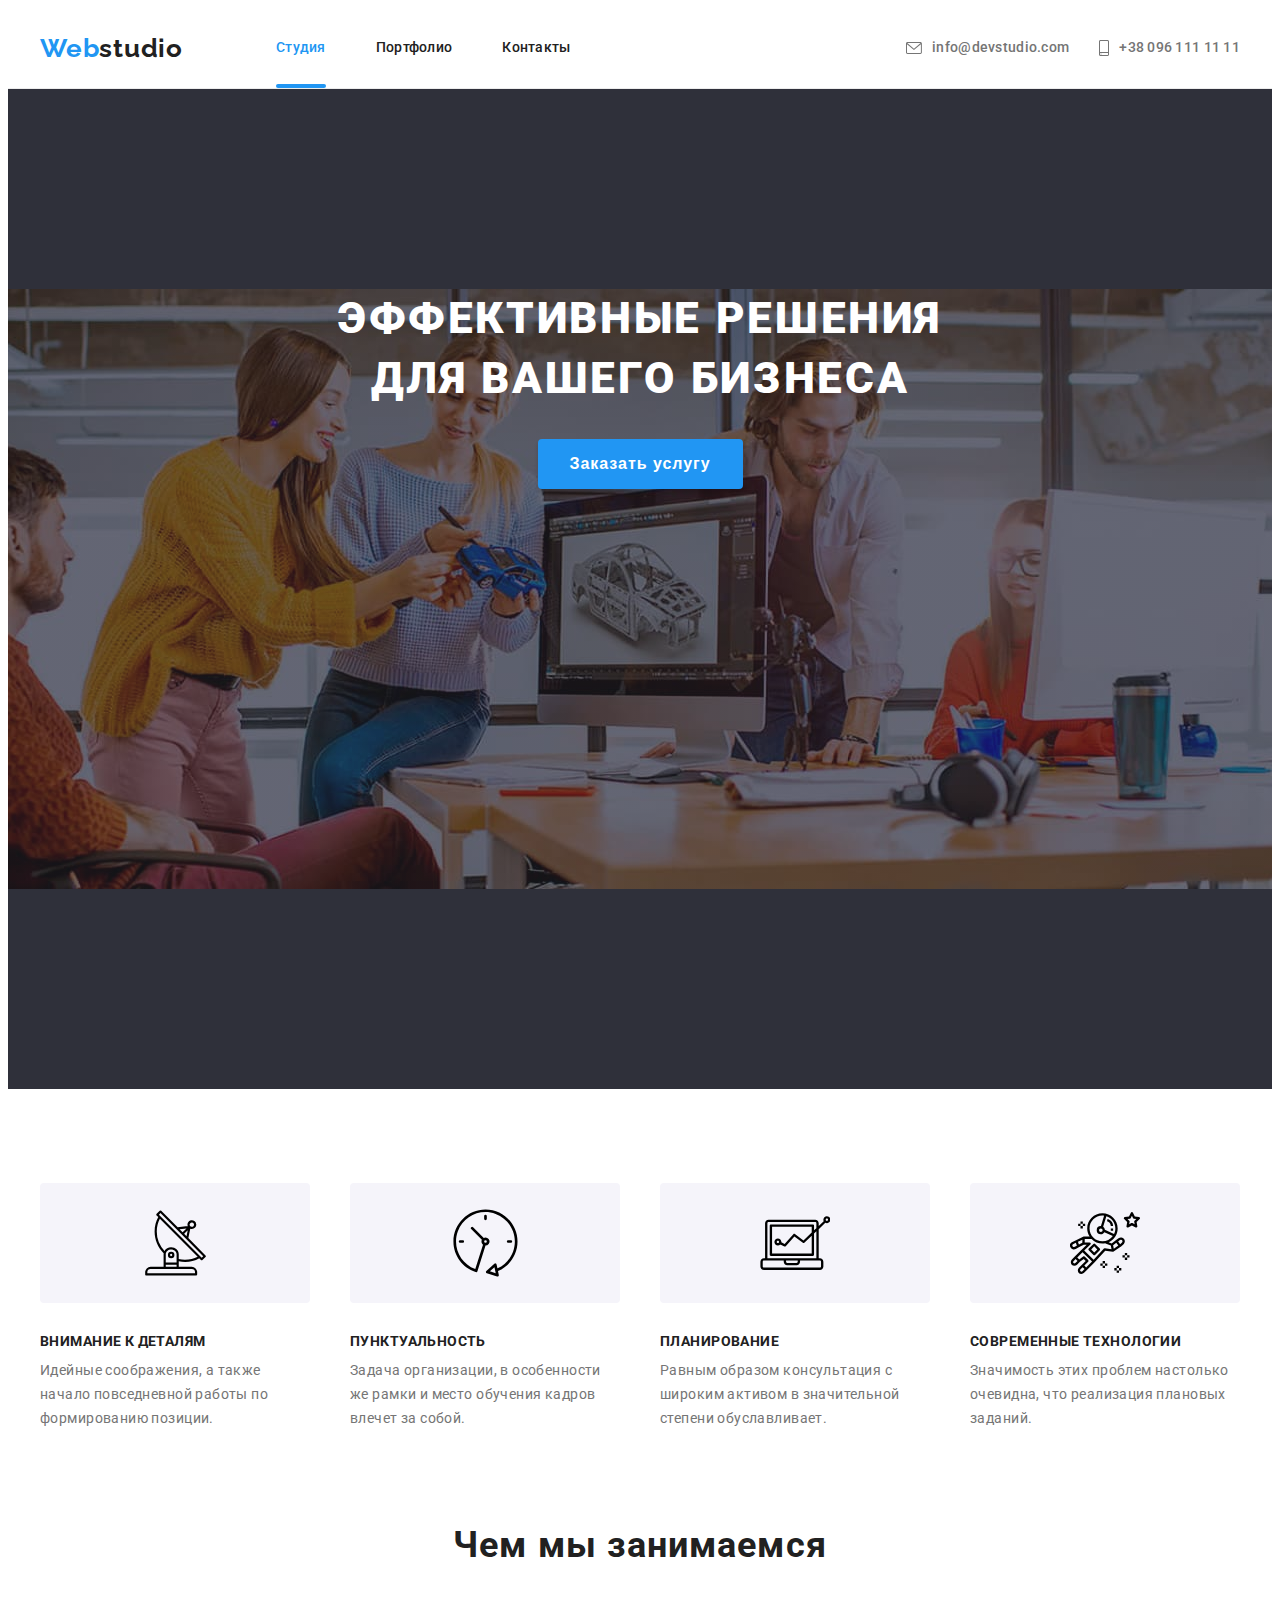
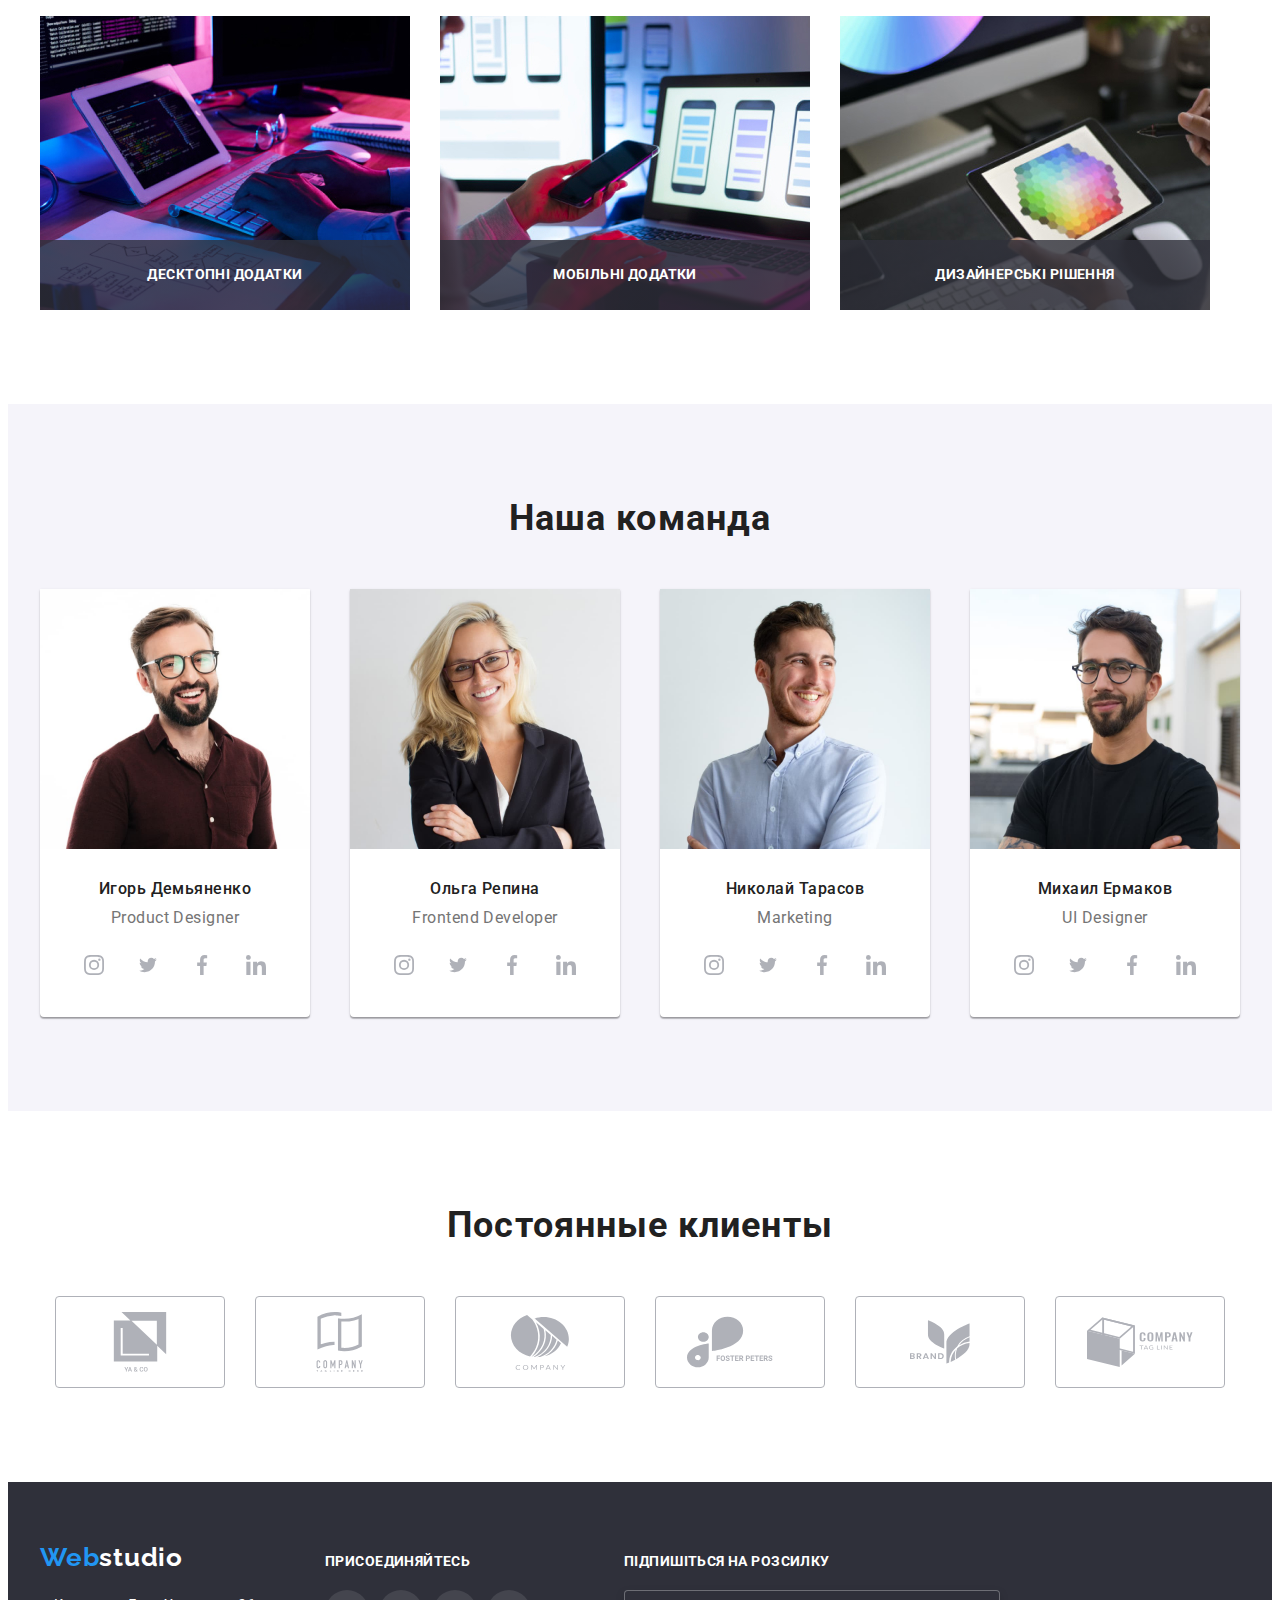
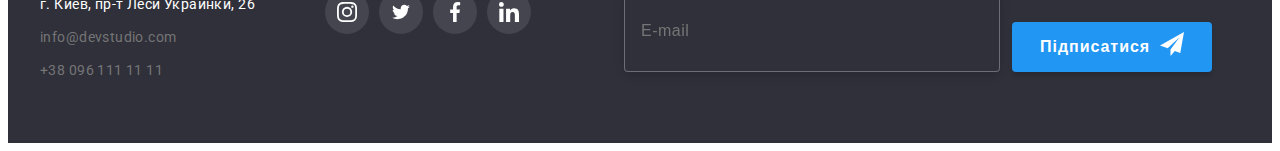
<file: index.html>
<!DOCTYPE html>
<html lang="ru">
<head>
    <meta charset="UTF-8">
    <meta http-equiv="X-UA-Compatible" content="IE=edge">
    <meta name="viewport" content="width=device-width, initial-scale=1.0">
    <title>Studio</title>
    <link rel="stylesheet" href="https://cdnjs.cloudflare.com/ajax/libs/modern-normalize/1.1.0/modern-normalize.min.css" integrity="sha512-wpPYUAdjBVSE4KJnH1VR1HeZfpl1ub8YT/NKx4PuQ5NmX2tKuGu6U/JRp5y+Y8XG2tV+wKQpNHVUX03MfMFn9Q==" crossorigin="anonymous" referrerpolicy="no-referrer" />
    <link rel="preconnect" href="https://fonts.googleapis.com">
    <link rel="preconnect" href="https://fonts.gstatic.com" crossorigin>
    <link href="https://fonts.googleapis.com/css2?family=Raleway:wght@700&family=Roboto:wght@400;500;700;900&display=swap"
        rel="stylesheet">
    <!-- <link rel="stylesheet" href="./css/styles.css"> -->
    <link rel="stylesheet" href="./css/main.min.css">
</head>
<body class="body">
    <header class="header">
        <div class="container">
            <nav class="menu">
                <a href="./index.html" class="nav__logo"><span class="nav__logo--header">Web</span>studio</a>
                <ul class="menu__list">
                    <li class="menu__item current">
                        <a href="./index.html" class="menu__link" style="color: #2196F3">Студия</a>
                    </li>
                    <li class="menu__item">
                        <a href="./portfolio.html" class="menu__link">Портфолио</a>
                    </li>
                    <li class="menu__item">
                        <a href="#" class="menu__link">Контакты</a>
                    </li>
                </ul>
                <ul class="nav-contacts">
                    <li class="nav-contacts__list">
                        <a href="mailto:info@devstudio.com" class="nav-contacts__link">
                            <svg class="nav-contacts__icon" width="16" height="12"><use href="./images/icon.svg#icon-envelope"></use></svg>
                            info@devstudio.com</a>
                    </li>
                    <li class="nav-contacts__list">
                        <a href="tel:+380961111111" class="nav-contacts__link">
                            <svg class="nav-contacts__icon" width="10" height="16">
                            <use href="./images/icon.svg#icon-smartphone"></use></svg>
                            +38 096 111 11 11</a>
                    </li>
                </ul>
            </nav>  
        </div>
    </header>
        <main>
        <section class="hero" id="Webstudio">
            <div class="container">
                    <h1 class="hero__title">Эффективные решения для вашего бизнеса</h1>
                    <button type="button" name="order-service" class="hero__button" data-modal-open>Заказать услугу</button>
            </div>
            <div class="backdrop-box is-hidden" data-modal>
                <div class="modal__box">
                    <button type="button" class="modal__close" data-modal-close>
                        <svg class="modal__icon" width="18" height="18">
                            <use href="./images/icon.svg#icon-close"></use>
                        </svg>
                    </button>
                    <form class="form" name="data" autocomplete="on">
                        <strong class="form__title">Оставьте свои данные, мы вам перезвоним</strong>
                        <div role="group" class="form__main">
                            <label class="form__label" for="user-name">Имя</label>
                            <div class="form__field">
                                <input class="form__input" type="text" name="user-name" id="user-name" minlength="3" placeholder=" " required="" autofocus="">
                                <svg class="form__icon" width="18" height="18" aria-hidden="true">
                                    <use href="./images/icon.svg#icon-person"></use>
                                </svg>
                            </div>
                            <label class="form__label" for="user-phone">Телефон</label>
                            <div class="form__field">
                                <input class="form__input" type="tel" name="user-phone" id="user-phone" pattern=" " placeholder="" required="">
                                <svg class="form__icon" width="18" height="18" aria-hidden="true">
                                    <use href="./images/icon.svg#icon-phone"></use>
                                </svg>
                            </div>
                            <label class="form__label" for="user-email">Почта</label>
                            <div class="form__field">
                                <input class="form__input" type="email" name="user-email" id="user-email" placeholder=" " required="">
                                <svg class="form__icon" width="18" height="18" aria-hidden="true">
                                    <use href="./images/icon.svg#icon-email"></use>
                                </svg>
                            </div>
                            <label class="form__label" for="user-notes">Комментарий</label>
                            <textarea class="form__textarea" name="user-notes" id="user-notes" rows="3" placeholder="Введите текст"></textarea>
                        </div>
                        <label class="form-policy">
                            <input class="form-policy__check" type="checkbox" name="user-contract" required=""> Соглашаюсь с
                            рассылкой и принимаю&nbsp;
                            <a class="form-policy__link" href="#">Условия договора</a>
                            <svg class="form-policy__icon" width="16" height="15" aria-hidden="true">
                                <use href="./images/icon.svg#icon-check"></use>
                            </svg>
                            <svg class="form-policy__icon--checked" width="16" height="15" aria-hidden="true">
                                <use href="./images/icon.svg#icon-checked"></use>
                            </svg>
                        </label>
                        <button class="form-policy__button" type="submit">Отправить</button>
                    </form>
                </div>
            </div>
        </section>
        <section class="features">
            <div class="container">
                <ul class="features__list">
                    <li class="features__item">
                        <div class="features__icon">
                            <svg width="65" height="70">
                                <use href="./images/icon.svg#icon-antenna"></use>
                            </svg>
                        </div>
                        <h3 class="features__article">Внимание к деталям</h3>
                        <p class="features__text">Идейные соображения, а также начало повседневной работы по формированию позиции.</p>
                    </li>
                    <li class="features__item">
                        <div class="features__icon">
                            <svg width="67" height="70">
                                <use href="./images/icon.svg#icon-clock"></use>
                            </svg>
                        </div>
                        <h3 class="features__article">Пунктуальность</h3>
                        <p class="features__text">Задача организации, в особенности же рамки и место обучения кадров влечет за собой.</p>
                    </li>
                    <li class="features__item">
                        <div class="features__icon">
                            <svg width="70" height="54">
                                <use href="./images/icon.svg#icon-diagram"></use>
                            </svg>
                        </div>
                        <h3 class="features__article">Планирование</h3>
                        <p class="features__text">Равным образом консультация с широким активом в значительной степени обуславливает.</p>
                    </li>
                    <li class="features__item">
                        <div class="features__icon">
                            <svg width="70" height="70">
                                <use href="./images/icon.svg#icon-astronaut"></use>
                            </svg>
                        </div>
                        <h3 class="features__article">Современные технологии</h3>
                        <p class="features__text">Значимость этих проблем настолько очевидна, что реализация плановых заданий.</p>
                    </li>
                </ul>
            </div>
        </section>
        <section class="work">
            <div class="container">
                <h2 class="work__title ">Чем мы занимаемся</h2>
                <ul class="work__list">
                    <li class="work__item"><img src="./images/img.jpg" alt="Html" width="370">
                        <div class="work__box">
                            <p class="work__text">Десктопні додатки</p>
                        </div>
                    </li>
                    
                    <li class="work__item"><img src="./images/img2.jpg" alt="Css" width="370">
                        <div class="work__box">
                            <p class="work__text">Мобільні додатки</p>
                        </div>
                    </li>

                    <li class="work__item"><img src="./images/img3.jpg" alt="Java" width="370">
                        <div class="work__box">
                            <p class="work__text">Дизайнерські рішення</p>
                        </div>
                    </li>
                </ul>
            </div>
        </section>
        <section class="team">
            <div class="container">
                <h2 class="team__title">Наша команда</h2>
                <ul class="team__list">
                    <li class="team__item"><img src="./images/igor.jpg" alt="igor" width="270">
                        <h3 class="team__name">Игорь Демьяненко</h3>
                        <p class="team__post">Product Designer</p>
                        <ul class="socials__list">
                            <li class="social__item">
                                <a class="social__link" href="#" aria-label="instagram">
                                    <svg width="20" height="20">
                                        <use href="./images/icon.svg#icon-instagram"></use>
                                    </svg>
                                </a>
                            </li>
                            <li class="social__item">
                                <a class="social__link" href="#" aria-label="twitter">
                                    <svg width="20" height="16">
                                        <use href="./images/icon.svg#icon-twitter"></use>
                                    </svg>
                                </a>
                            </li>
                            <li class="social__item">
                                <a class="social__link" href="#" aria-label="facebook">
                                    <svg width="20" height="20">
                                        <use href="./images/icon.svg#icon-facebook"></use>
                                    </svg>
                                </a>
                            </li>
                            <li class="social__item">
                                <a class="social__link" href="#" aria-label="linkedin">
                                    <svg width="20" height="20">
                                        <use href="./images/icon.svg#icon-linkedin"></use>
                                    </svg>
                                </a>
                            </li>
                        </ul>
                    <li class="team__item"><img src="./images/olja.jpg" alt="olja" width="270">
                        <h3 class="team__name">Ольга Репина</h3>
                        <p class="team__post">Frontend Developer</p>
                        <ul class="socials__list">
                            <li class="social__item">
                                <a class="social__link" href="#" aria-label="instagram">
                                    <svg width="20" height="20">
                                        <use href="./images/icon.svg#icon-instagram"></use>
                                    </svg>
                                </a>
                            </li>
                            <li class="social__item">
                                <a class="social__link" href="#" aria-label="twitter">
                                    <svg width="20" height="16">
                                        <use href="./images/icon.svg#icon-twitter"></use>
                                    </svg>
                                </a>
                            </li>
                            <li class="social__item">
                                <a class="social__link" href="#" aria-label="facebook">
                                    <svg width="20" height="20">
                                        <use href="./images/icon.svg#icon-facebook"></use>
                                    </svg>
                                </a>
                            </li>
                            <li class="social__item">
                                <a class="social__link" href="#" aria-label="linkedin">
                                    <svg width="20" height="20">
                                        <use href="./images/icon.svg#icon-linkedin"></use>
                                    </svg>
                                </a>
                            </li>
                        </ul>
                    </li>
                    <li class="team__item"><img src="./images/nike.jpg" alt="nike" width="270">
                        <h3 class="team__name">Николай Тарасов</h3>
                        <p class="team__post">Marketing</p>
                        <ul class="socials__list">
                            <li class="social__item">
                                <a class="social__link" href="#" aria-label="instagram">
                                    <svg width="20" height="20">
                                        <use href="./images/icon.svg#icon-instagram"></use>
                                    </svg>
                                </a>
                            </li>
                            <li class="social__item">
                                <a class="social__link" href="#" aria-label="twitter">
                                    <svg width="20" height="16">
                                        <use href="./images/icon.svg#icon-twitter"></use>
                                    </svg>
                                </a>
                            </li>
                            <li class="social__item">
                                <a class="social__link" href="#" aria-label="facebook">
                                    <svg width="20" height="20">
                                        <use href="./images/icon.svg#icon-facebook"></use>
                                    </svg>
                                </a>
                            </li>
                            <li class="social__item">
                                <a class="social__link" href="#" aria-label="linkedin">
                                    <svg width="20" height="20">
                                        <use href="./images/icon.svg#icon-linkedin"></use>
                                    </svg>
                                </a>
                            </li>
                        </ul>
                    </li>
                    <li class="team__item"><img src="./images/mike.jpg" alt="mike" width="270">
                        <h3 class="team__name">Михаил Ермаков</h3>
                        <p class="team__post">UI Designer</p>
                        <ul class="socials__list">
                            <li class="social__item">
                                <a class="social__link" href="#" aria-label="instagram">
                                    <svg width="20" height="20">
                                        <use href="./images/icon.svg#icon-instagram"></use>
                                    </svg>
                                </a>
                            </li>
                            <li class="social__item">
                                <a class="social__link" href="#" aria-label="twitter">
                                    <svg width="20" height="16">
                                        <use href="./images/icon.svg#icon-twitter"></use>
                                    </svg>
                                </a>
                            </li>
                            <li class="social__item">
                                <a class="social__link" href="#" aria-label="facebook">
                                    <svg width="20" height="20">
                                        <use href="./images/icon.svg#icon-facebook"></use>
                                    </svg>
                                </a>
                            </li>
                            <li class="social__item">
                                <a class="social__link" href="#" aria-label="linkedin">
                                    <svg width="20" height="20">
                                        <use href="./images/icon.svg#icon-linkedin"></use>
                                    </svg>
                                </a>
                            </li>
                        </ul>
                    </li>
                </ul>
            </div>
        </section>
        <section class="customers">
            <div class="container">
                <h2 class="customers__title">Постоянные клиенты</h2>
                <ul class="customers__list">
                    <li class="customers__item">
                        <a class="customers__icon" href="#">
                            <svg width="106" height="60">
                                <use href="./images/icon.svg#icon-union-a"></use>
                            </svg>
                        </a>
                    </li>
                    <li class="customers__item">
                        <a class="customers__icon" href="#">
                            <svg width="106" height="60">
                                <use href="./images/icon.svg#icon-union-b"></use>
                            </svg>
                        </a>
                    </li>
                    <li class="customers__item">
                        <a class="customers__icon" href="#">
                            <svg width="106" height="60">
                                <use href="./images/icon.svg#icon-union-c"></use>
                            </svg>
                        </a>
                    </li>
                    <li class="customers__item">
                        <a class="customers__icon" href="#">
                            <svg width="106" height="60">
                                <use href="./images/icon.svg#icon-union-d"></use>
                            </svg>
                        </a>
                    </li>
                    <li class="customers__item">
                        <a class="customers__icon" href="#">
                            <svg width="106" height="60">
                                <use href="./images/icon.svg#icon-union-e"></use>
                            </svg>
                        </a>
                    </li>
                    <li class="customers__item">
                        <a class="customers__icon" href="#">
                            <svg width="106" height="60">
                                <use href="./images/icon.svg#icon-union-f"></use>
                            </svg>
                        </a>
                    </li>
                </ul>
            </div>
        </section>
    </main>
    <footer class="footer">
        <div class="container footer__box">
            <div class="footer__address">
                <a href="/index.html" class="footer__logo"><span class="footer__logo--text">Web</span>studio</a>
                <address>
                    <ul class="footer__list">
                        <li class="footer__item"><p class="footer__text">г. Киев, пр-т Леси Украинки, 26</p></li>
                        <li class="footer__item"><a class="footer__link" href="mailto:info@devstudio.com">info@devstudio.com</a></li>
                        <li class="footer__item"><a class="footer__link" href="tel:+380961111111">+38 096 111 11 11</a></li>
                    </ul>
                </address>
            </div>
            <div class="footer-social">
                <p class="footer-social__title">Присоединяйтесь</p>
                <ul class="footer-social__list">
                    <li class="footer-social__item">
                        <a class="footer-social__link" href="#" aria-label="instagram">
                            <svg class="footer-social__logo" width="20" height="20">
                                <use href="./images/icon.svg#icon-instagram"></use>
                            </svg>
                        </a>
                    </li>
                    <li class="footer-social__item">
                        <a class="footer-social__link" href="#" aria-label="twitter">
                            <svg class="footer-social__logo" width="20" height="16">
                                <use href="./images/icon.svg#icon-twitter"></use>
                            </svg>
                        </a>
                    </li>
                    <li class="footer-social__item">
                        <a class="footer-social__link" href="#" aria-label="facebook">
                            <svg class="footer-social__logo" width="20" height="20">
                                <use href="./images/icon.svg#icon-facebook"></use>
                            </svg>
                        </a>
                    </li>
                    <li class="footer-social__item">
                        <a class="footer-social__link" href="#" aria-label="linkedin">
                            <svg class="footer-social__logo" width="20" height="20">
                                <use href="./images/icon.svg#icon-linkedin"></use>
                            </svg>
                        </a>
                    </li>
                </ul>
            </div>
            <form class="sign-up">
                <label class="sign-up__label">
                    <p class="sign-up__title">Підпишіться на розсилку</p>
                    <input class="sign-up__input" type="text" name="E-mail" placeholder="E-mail" />
                </label>
                <button type="submit" class="sign-up__button">Підписатися
                    <svg class="sign-up__icon" width="24" height="24">
                        <use href="./images/icon.svg#icon-send"></use>
                    </svg>
                </button>
            </form>
        </div>
    </footer>
    <script src="./js/modal.js"></script>
</body>
</html>
</file>
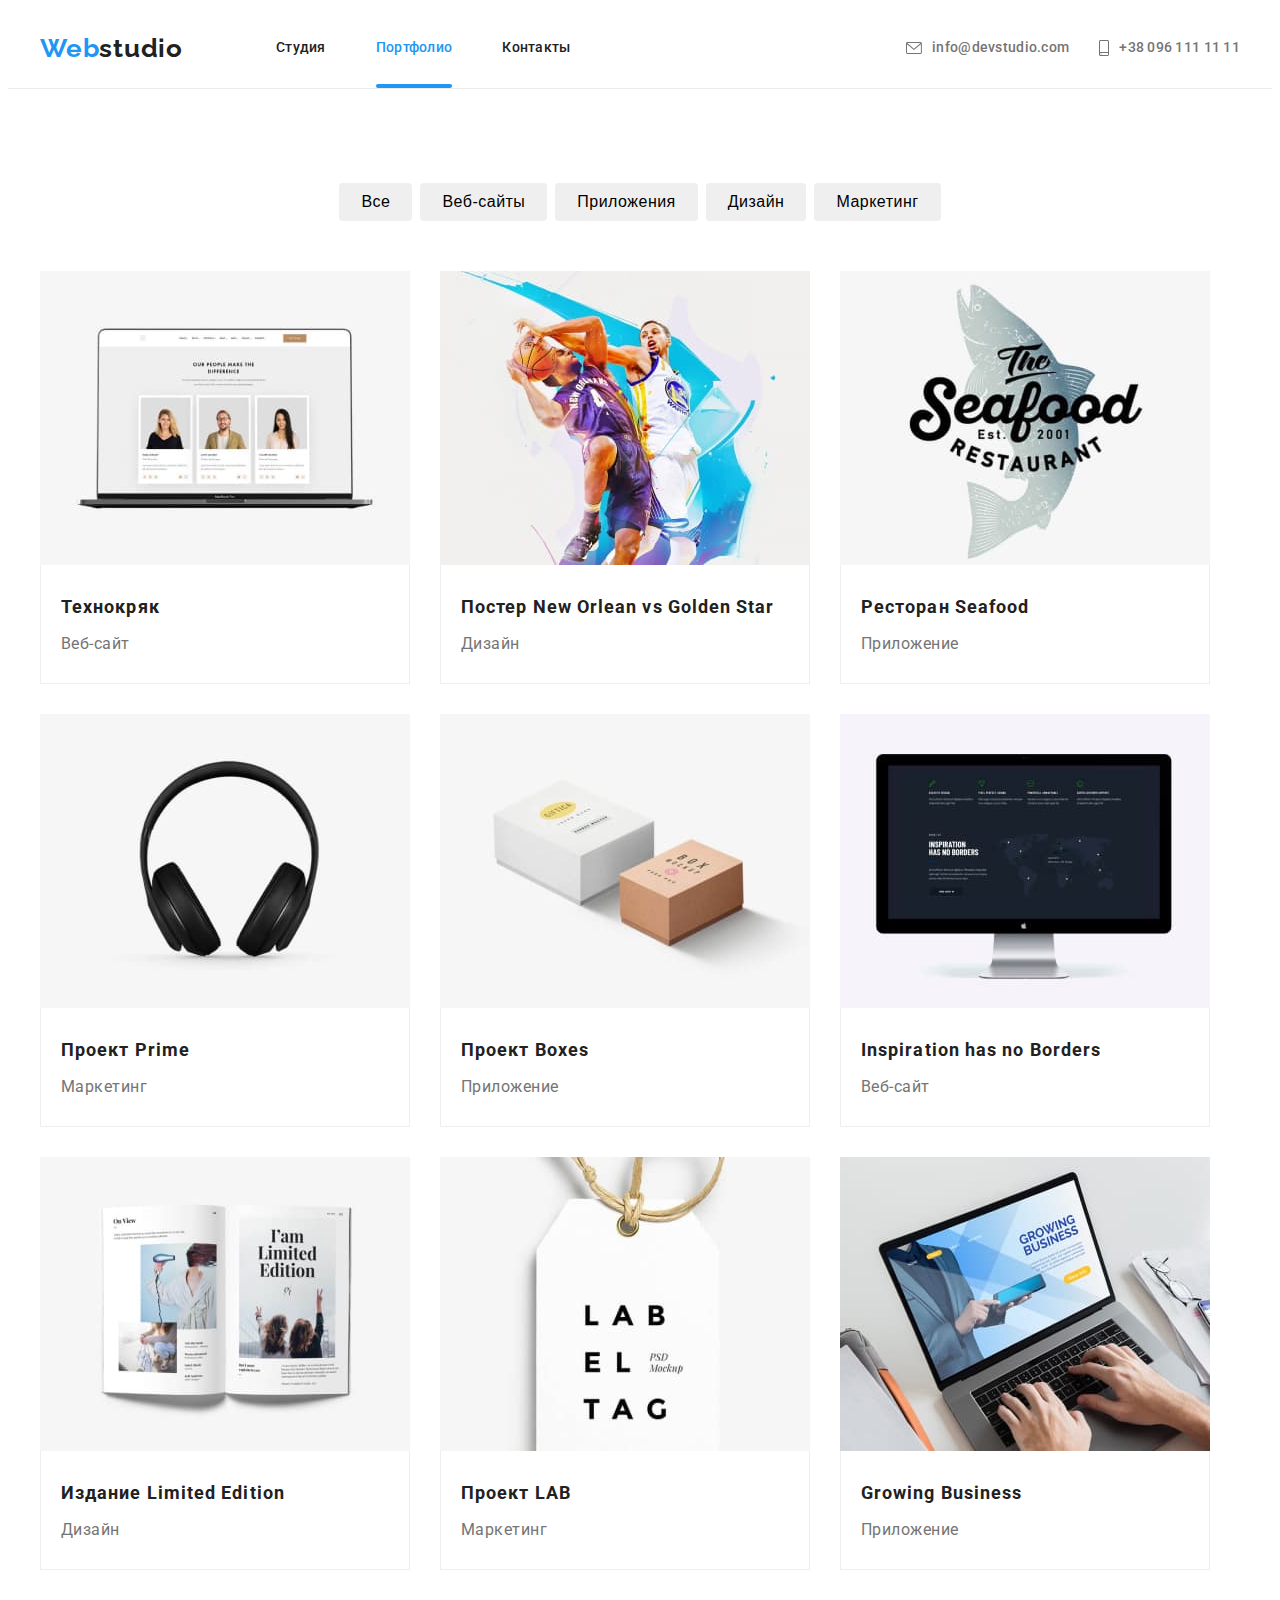
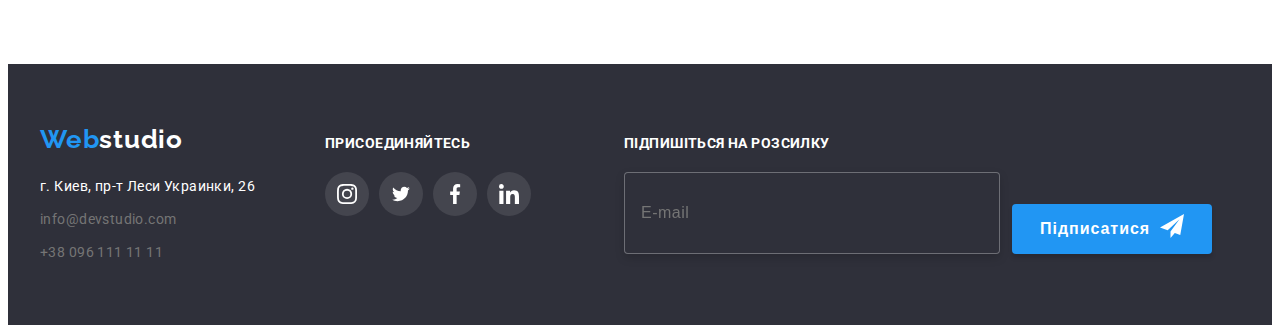
<file: portfolio.html>
<!DOCTYPE html>
<html lang="ru">
<head>
    <meta charset="UTF-8">
    <meta http-equiv="X-UA-Compatible" content="IE=edge">
    <meta name="viewport" content="width=device-width, initial-scale=1.0">
    <title>Document</title>
    <link rel="stylesheet" href="https://cdnjs.cloudflare.com/ajax/libs/modern-normalize/1.1.0/modern-normalize.min.css" integrity="sha512-wpPYUAdjBVSE4KJnH1VR1HeZfpl1ub8YT/NKx4PuQ5NmX2tKuGu6U/JRp5y+Y8XG2tV+wKQpNHVUX03MfMFn9Q==" crossorigin="anonymous" referrerpolicy="no-referrer" />
    <link rel="preconnect" href="https://fonts.googleapis.com">
    <link rel="preconnect" href="https://fonts.gstatic.com" crossorigin>
    <link href="https://fonts.googleapis.com/css2?family=Raleway:wght@700&family=Roboto:wght@400;500;700;900&display=swap"
        rel="stylesheet">
    <!-- <link rel="stylesheet" href="./css/styles.css"> -->
    <link rel="stylesheet" href="./css/main.min.css">

</head>
<body class="body">
    <header class="header">
        <div class="container">
            <nav class="menu">
                <a href="./index.html" class="nav__logo"><span class="nav__logo--header">Web</span>studio</a>
                <ul class="menu__list">
                    <li class="menu__item">
                        <a href="./index.html" class="menu__link">Студия</a>
                    </li>
                    <li class="menu__item current">
                        <a href="./portfolio.html" class="menu__link" style="color: #2196F3">Портфолио</a>
                    </li>
                    <li class="menu__item">
                        <a href="#" class="menu__link">Контакты</a>
                    </li>
                </ul>
                <ul class="nav-contacts">
                    <li class="nav-contacts__list">
                        <a href="mailto:info@devstudio.com" class="nav-contacts__link">
                            <svg class="nav-contacts__icon" width="16" height="12"><use href="./images/icon.svg#icon-envelope"></use></svg>
                            info@devstudio.com</a>
                    </li>
                    <li class="nav-contacts__list">
                        <a href="tel:+380961111111" class="nav-contacts__link">
                            <svg class="nav-contacts__icon" width="10" height="16">
                            <use href="./images/icon.svg#icon-smartphone"></use></svg>
                            +38 096 111 11 11</a>
                    </li>
                </ul>
            </nav>  
        </div>
    </header>



    <main>
        <section class="portfolio">
            <div class="container">
                <ul class="portfolio-btn__list">
                    <li class="portfolio-btn__item"><button type="button" name="all" class="portfolio-btn__button">Все</button></li>
                    <li class="portfolio-btn__item"><button type="button" name="website" class="portfolio-btn__button">Веб-сайты</button></li>
                    <li class="portfolio-btn__item"><button type="button" name="app" class="portfolio-btn__button">Приложения</button></li>
                    <li class="portfolio-btn__item"><button type="button" name="design" class="portfolio-btn__button">Дизайн</button></li>
                    <li class="portfolio-btn__item"><button type="button" name="marketing" class="portfolio-btn__button">Маркетинг</button></li>
                </ul>
                <ul class="portfolio__list">
                    <li class="portfolio__item">
                        <a href="#" class="portfolio__link">
                            <div class="portfolio__overlay">
                                <img src="./images/notebook.jpg" alt="notebook" width="370">
                                <div class="overlay">
                                    <p>Ресурс пропонує комплексні пропозиції з різним рівнем функціоналу та сервісів. 
                                        Все це дозволить відвідувачу отримати вичерпні відомості про компанію чи приватну особу.
                                    </p>
                                </div>
                            </div>   
                        <div class="portfolio__box">
                            <h2 class="portfolio__name">Технокряк</h2>
                            <p class="portfolio__paragraph">Веб-сайт</p>
                        </div>
                        </a>
                    </li>
                    <li class="portfolio__item">
                        <a href="#" class="portfolio__link">
                            <div class="portfolio__overlay">
                                <img src="./images/basketball.jpg" alt="basketball" width="370">
                                <div class="overlay">
                                    <p>Ресурс пропонує комплексні пропозиції з різним рівнем функціоналу та сервісів. 
                                        Все це дозволить відвідувачу отримати вичерпні відомості про компанію чи приватну особу.
                                    </p>
                                </div>
                            </div>
                            <div class="portfolio__box">
                                <h2 class="portfolio__name">Постер New Orlean vs Golden Star</h2>
                                <p class="portfolio__paragraph">Дизайн</p>
                            </div>
                        </a>
                    </li>
                    <li class="portfolio__item">
                        <a href="#" class="portfolio__link">
                            <div class="portfolio__overlay">
                                <img src="./images/restaurant.jpg" alt="restaurant" width="370">
                                <div class="overlay">
                                    <p>Ресурс пропонує комплексні пропозиції з різним рівнем функціоналу та сервісів. 
                                        Все це дозволить відвідувачу отримати вичерпні відомості про компанію чи приватну особу.
                                    </p>
                                </div>
                            </div>
                            <div class="portfolio__box">
                                <h2 class="portfolio__name">Ресторан Seafood</h2>
                                <p class="portfolio__paragraph">Приложение</p>
                            </div>
                        </a>
                    </li>
                    <li class="portfolio__item">
                        <a href="#" class="portfolio__link">
                            <div class="portfolio__overlay">
                                <img src="./images/headphones.jpg" alt="headphones" width="370">
                                <div class="overlay">
                                    <p>Ресурс пропонує комплексні пропозиції з різним рівнем функціоналу та сервісів. 
                                        Все це дозволить відвідувачу отримати вичерпні відомості про компанію чи приватну особу.
                                    </p>
                                </div>
                            </div>
                            <div class="portfolio__box">
                                <h2 class="portfolio__name">Проект Prime</h2>
                                <p class="portfolio__paragraph">Маркетинг</p>
                            </div>
                        </a>
                    </li>
                    <li class="portfolio__item">
                        <a href="#" class="portfolio__link">
                            <div class="portfolio__overlay">
                                <img src="./images/boxes.jpg" alt="boxes" width="370">
                                <div class="overlay">
                                    <p>Ресурс пропонує комплексні пропозиції з різним рівнем функціоналу та сервісів. 
                                        Все це дозволить відвідувачу отримати вичерпні відомості про компанію чи приватну особу.
                                    </p>
                                </div>
                            </div>
                            <div class="portfolio__box">
                                <h2 class="portfolio__name">Проект Boxes</h2>
                                <p class="portfolio__paragraph">Приложение</p>
                            </div>
                        </a>
                    </li>
                    <li class="portfolio__item">
                        <a href="#" class="portfolio__link">
                            <div class="portfolio__overlay">
                                <img src="./images/monitor.jpg" alt="monitor" width="370">
                                <div class="overlay">
                                    <p>Ресурс пропонує комплексні пропозиції з різним рівнем функціоналу та сервісів. 
                                        Все це дозволить відвідувачу отримати вичерпні відомості про компанію чи приватну особу.
                                    </p>
                                </div>
                            </div>
                            <div class="portfolio__box">
                                <h2 class="portfolio__name">Inspiration has no Borders</h2>
                                <p class="portfolio__paragraph">Веб-сайт</p>
                            </div>
                        </a>
                    </li>
                    <li class="portfolio__item">
                        <a href="#" class="portfolio__link">
                            <div class="portfolio__overlay">
                                <img src="./images/journal.jpg" alt="journal" width="370">
                                <div class="overlay">
                                    <p>Ресурс пропонує комплексні пропозиції з різним рівнем функціоналу та сервісів. 
                                        Все це дозволить відвідувачу отримати вичерпні відомості про компанію чи приватну особу.
                                    </p>
                                </div>
                            </div>
                            <div class="portfolio__box">
                                <h2 class="portfolio__name">Издание Limited Edition</h2>
                                <p class="portfolio__paragraph">Дизайн</p>
                            </div>
                        </a>
                    </li>
                    <li class="portfolio__item">
                        <a href="#" class="portfolio__link">
                            <div class="portfolio__overlay">
                                <img src="./images/label.jpg" alt="label" width="370">
                                <div class="overlay">
                                    <p>Ресурс пропонує комплексні пропозиції з різним рівнем функціоналу та сервісів. 
                                        Все це дозволить відвідувачу отримати вичерпні відомості про компанію чи приватну особу.
                                    </p>
                                </div>
                            </div>
                            <div class="portfolio__box">
                                <h2 class="portfolio__name">Проект LAB</h2>
                                <p class="portfolio__paragraph">Маркетинг</p>
                            </div>
                        </a>
                    </li>
                    <li class="portfolio__item">
                        <a href="#" class="portfolio__link">
                            <div class="portfolio__overlay">
                                <img src="./images/growing.jpg" alt="growing" width="370">
                                <div class="overlay">
                                    <p>Ресурс пропонує комплексні пропозиції з різним рівнем функціоналу та сервісів. 
                                        Все це дозволить відвідувачу отримати вичерпні відомості про компанію чи приватну особу.
                                    </p>
                                </div>
                            </div>
                            <div class="portfolio__box">
                                <h2 class="portfolio__name">Growing Business</h2>
                                <p class="portfolio__paragraph">Приложение</p>
                            </div>
                        </a>
                    </li>
                </ul>
            </div>
        </section>
    </main>
    <footer class="footer">
        <div class="container footer__box">
            <div class="footer__address">
                <a href="/index.html" class="footer__logo"><span class="footer__logo--text">Web</span>studio</a>
                <address>
                    <ul class="footer__list">
                        <li class="footer__item"><p class="footer__text">г. Киев, пр-т Леси Украинки, 26</p></li>
                        <li class="footer__item"><a class="footer__link" href="mailto:info@devstudio.com">info@devstudio.com</a></li>
                        <li class="footer__item"><a class="footer__link" href="tel:+380961111111">+38 096 111 11 11</a></li>
                    </ul>
                </address>
            </div>
            <div class="footer-social">
                <p class="footer-social__title">Присоединяйтесь</p>
                <ul class="footer-social__list">
                    <li class="footer-social__item">
                        <a class="footer-social__link" href="#" aria-label="instagram">
                            <svg class="footer-social__logo" width="20" height="20">
                                <use href="./images/icon.svg#icon-instagram"></use>
                            </svg>
                        </a>
                    </li>
                    <li class="footer-social__item">
                        <a class="footer-social__link" href="#" aria-label="twitter">
                            <svg class="footer-social__logo" width="20" height="16">
                                <use href="./images/icon.svg#icon-twitter"></use>
                            </svg>
                        </a>
                    </li>
                    <li class="footer-social__item">
                        <a class="footer-social__link" href="#" aria-label="facebook">
                            <svg class="footer-social__logo" width="20" height="20">
                                <use href="./images/icon.svg#icon-facebook"></use>
                            </svg>
                        </a>
                    </li>
                    <li class="footer-social__item">
                        <a class="footer-social__link" href="#" aria-label="linkedin">
                            <svg class="footer-social__logo" width="20" height="20">
                                <use href="./images/icon.svg#icon-linkedin"></use>
                            </svg>
                        </a>
                    </li>
                </ul>
            </div>
            <form class="sign-up">
                <label class="sign-up__label">
                    <p class="sign-up__title">Підпишіться на розсилку</p>
                    <input class="sign-up__input" type="text" name="E-mail" placeholder="E-mail" />
                </label>
                <button type="submit" class="sign-up__button">Підписатися
                    <svg class="sign-up__icon" width="24" height="24">
                        <use href="./images/icon.svg#icon-send"></use>
                    </svg>
                </button>
            </form>
        </div>
    </footer>
</body>
</html>
</file>
<file: css/main.min.css>
.header{background-color:var(--background-color-white);border-bottom:1px solid #ececec}.nav__logo{font-weight:700;font-size:26px;font-family:Raleway;line-height:1.19;letter-spacing:.03em;color:var(--color-accent)}.nav__logo--header{color:var(--color-accent-four)}.menu{display:-webkit-box;display:-ms-flexbox;display:flex;-webkit-box-align:center;-ms-flex-align:center;align-items:center}.menu__list{display:-webkit-box;display:-ms-flexbox;display:flex;margin-left:93px}.menu__list .menu__item:not(:last-child){margin-right:50px}.menu__item{position:relative}.menu__item::before{content:"";position:absolute;left:0;bottom:0;display:block;width:100%;height:4px;border-radius:2px;background-color:var(--background-color-blue);opacity:0}.menu__item.current::after{content:"";position:absolute;left:0;bottom:0;display:block;width:100%;height:4px;border-radius:2px;background-color:var(--background-color-blue);opacity:1}.menu__link:hover{color:var(--color-accent-four)}.menu__link{display:block;padding-top:32px;padding-bottom:32px;color:var(--color-accent);font-weight:500;line-height:1.14;letter-spacing:.02em;-webkit-transition:250ms;transition:250ms;-webkit-transition-timing-function:cubic-bezier(0.4, 0, 0.2, 1);transition-timing-function:cubic-bezier(0.4, 0, 0.2, 1)}.nav-contacts{display:-webkit-box;display:-ms-flexbox;display:flex;margin-left:auto;display:flex;margin-left:auto;-webkit-box-align:center;-ms-flex-align:center;align-items:center}.nav-contacts .menu__item+.menu__item{margin-left:50px}.nav-contacts .menu__item+.menu__item{margin-left:50px}.nav-contacts__link{font-weight:500;color:var(--color-accent-three);fill:var(--color-accent-three);line-height:1.14;letter-spacing:.02em;padding-top:32px;padding-bottom:32px;display:-webkit-box;display:-ms-flexbox;display:flex;-webkit-box-align:center;-ms-flex-align:center;align-items:center;-webkit-transition:250ms;transition:250ms;-webkit-transition-timing-function:cubic-bezier(0.4, 0, 0.2, 1);transition-timing-function:cubic-bezier(0.4, 0, 0.2, 1)}.nav-contacts__list:not(:first-child){margin-left:30px}.nav-contacts__link:hover,.nav-contacts__link:focus{color:var(--color-accent-four)}.nav-contacts__link:hover,.nav-contacts__link:focus{fill:var(--color-accent-four)}.nav-contacts__icon{margin-right:10px}.footer{background-color:var(--background-color-accent);padding-top:60px;padding-bottom:60px}.footer__box{display:-webkit-box;display:-ms-flexbox;display:flex;-webkit-box-align:baseline;-ms-flex-align:baseline;align-items:baseline}.footer__item{margin-bottom:9px}.footer__item:last-child{margin-bottom:0}.footer__text{color:var(--color-accent-two);margin-top:20px;margin-bottom:0;line-height:1.71;letter-spacing:.03em;-webkit-transition:250ms;transition:250ms;-webkit-transition-timing-function:cubic-bezier(0.4, 0, 0.2, 1);transition-timing-function:cubic-bezier(0.4, 0, 0.2, 1)}.footer__text:hover{color:var(--color-accent-four)}.footer__logo{font-weight:700;font-size:26px;font-family:Raleway;line-height:1.19;letter-spacing:.03em;color:var(--color-accent)}.footer__logo{color:var(--color-accent-two)}.footer__logo--text{color:var(--color-accent-four)}.footer__link{color:var(--color-accent-three);line-height:1.71;letter-spacing:.03em;-webkit-transition:250ms;transition:250ms;-webkit-transition-timing-function:cubic-bezier(0.4, 0, 0.2, 1);transition-timing-function:cubic-bezier(0.4, 0, 0.2, 1)}.footer__link:hover{color:var(--color-accent-four)}.footer-social{width:206px;margin:0;margin-left:70px;padding:0}.footer-social__title{color:var(--color-accent-two);margin-bottom:20px;font-weight:700;text-transform:uppercase;line-height:1.14;margin-right:0}.footer-social__list{display:-webkit-box;display:-ms-flexbox;display:flex}.footer-social__link{fill:var(--color-accent-two);background:rgba(255,255,255,.1);width:44px;height:44px;display:-webkit-box;display:-ms-flexbox;display:flex;-webkit-box-pack:center;-ms-flex-pack:center;justify-content:center;-webkit-box-align:center;-ms-flex-align:center;align-items:center;border-radius:50%;margin-right:10px}.footer-social__link:hover{color:var(--color-accent-four);background-color:var(--background-color-blue);-webkit-transition:250ms;transition:250ms;-webkit-transition-timing-function:cubic-bezier(0.4, 0, 0.2, 1);transition-timing-function:cubic-bezier(0.4, 0, 0.2, 1)}.sign-up{display:-webkit-box;display:-ms-flexbox;display:flex;margin-left:93px;-webkit-box-align:end;-ms-flex-align:end;align-items:flex-end}.sign-up__label{margin-right:12px}.sign-up__title{color:var(--color-accent-two);font-weight:700;line-height:1.14;letter-spacing:.03em;text-transform:uppercase;padding:0;margin-bottom:20px}.sign-up__input{width:358px;height:50px;border:1px solid rgba(255,255,255,.3);-webkit-filter:drop-shadow(0px 4px 4px rgba(0, 0, 0, 0.15));filter:drop-shadow(0px 4px 4px rgba(0, 0, 0, 0.15));border-radius:4px;background:#2f303a;color:var(--color-accent-two);font-size:16px;line-height:1.25px;padding:15px 0 15px 16px;letter-spacing:.03em}.sign-up__button{position:relative;background-color:var(--background-color-blue);color:var(--color-accent-two);font-weight:700;font-size:16px;line-height:1.88;letter-spacing:.06em;cursor:pointer;-webkit-box-shadow:0px 4px 4px rgba(0,0,0,.15);box-shadow:0px 4px 4px rgba(0,0,0,.15);border:none;border-radius:4px;padding:10px 62px 10px 28px;min-width:200px;height:50px}.sign-up__icon{position:absolute;fill:var(--color-accent-two);left:148px}.hero{background-color:var(--background-color-accent);color:var(--color-accent-two);text-align:center;padding-top:200px;padding-bottom:200px;height:600px;background-repeat:no-repeat;background-position:center;background-image:-webkit-gradient(linear, left top, left bottom, from(rgba(47, 48, 58, 0.4)), to(rgba(47, 48, 58, 0.4))),url(../images/hero-img.jpg);background-image:linear-gradient(rgba(47, 48, 58, 0.4), rgba(47, 48, 58, 0.4)),url(../images/hero-img.jpg);max-width:1600px;margin:0 auto}.hero__title{color:var(--color-accent-two);font-weight:900;font-size:44px;line-height:1.36;letter-spacing:.06em;text-transform:uppercase;width:696px;margin-right:auto;margin-left:auto;margin-top:0;margin-bottom:30px}.hero__button{background-color:var(--background-color-blue);color:var(--color-accent-two);font-weight:700;font-size:16px;line-height:1.88;letter-spacing:.06em;cursor:pointer;-webkit-box-shadow:0px 4px 4px rgba(0,0,0,.15);box-shadow:0px 4px 4px rgba(0,0,0,.15);border:none;border-radius:4px;padding:10px 32px;min-width:200px}.backdrop-box{z-index:1;-webkit-transition:250ms;transition:250ms;position:fixed;top:0;left:0;width:100%;height:100%;background-color:rgba(0,0,0,.2)}.is-hidden{opacity:0;pointer-events:none}.features{background-color:var(--background-color-white);padding-top:94px;padding-bottom:94px}.features__list{display:-webkit-box;display:-ms-flexbox;display:flex;-webkit-box-pack:justify;-ms-flex-pack:justify;justify-content:space-between}.features__item{width:270px}.features__icon{display:-webkit-box;display:-ms-flexbox;display:flex;-webkit-box-pack:center;-ms-flex-pack:center;justify-content:center;-webkit-box-align:center;-ms-flex-align:center;align-items:center;margin-bottom:30px;width:270px;height:120px;background-color:var(--background-color-light-greу);border-radius:4px}.features__article{font-weight:700;font-size:14px;line-height:1.17;letter-spacing:.03em;text-transform:uppercase;margin-bottom:10px}.features__text{color:var(--color-accent-three);font-size:14px;line-height:1.71;letter-spacing:.03em}.work{background-color:var(--background-color-white);padding-top:0;padding-bottom:94px}.work__title{font-weight:700;font-size:36px;line-height:1.14;letter-spacing:.03em;margin-top:0;margin-bottom:50px;text-align:center}.work__list{display:-webkit-box;display:-ms-flexbox;display:flex}.work__item{position:relative;margin-right:30px}.work__item:last-child{margin-right:0}.work__box{position:absolute;display:-webkit-box;display:-ms-flexbox;display:flex;-webkit-box-pack:center;-ms-flex-pack:center;justify-content:center;-webkit-box-align:center;-ms-flex-align:center;align-items:center;background-image:-webkit-gradient(linear, left bottom, left top, from(rgba(47, 48, 58, 0.8)), to(rgba(47, 48, 58, 0.8)));background-image:linear-gradient(0deg, rgba(47, 48, 58, 0.8), rgba(47, 48, 58, 0.8));width:370px;height:70px;top:224px}.work__text{color:var(--background-color-white);font-weight:700;line-height:1.14;letter-spacing:.03em;text-transform:uppercase}.team{background-color:var(--background-color-light-greу);padding-top:94px;padding-bottom:94px}.team__title{font-weight:700;font-size:36px;line-height:1.14;letter-spacing:.03em;margin-top:0;margin-bottom:50px;text-align:center}.team__list{display:-webkit-box;display:-ms-flexbox;display:flex;-webkit-box-pack:justify;-ms-flex-pack:justify;justify-content:space-between}.team__name{font-weight:500;font-size:16px;line-height:1.19;letter-spacing:.03em;margin-top:30px;margin-bottom:0;text-align:center}.team__post{color:var(--color-accent-three);font-size:16px;line-height:1.19;letter-spacing:.03em;margin-top:10px;margin-bottom:16px;text-align:center}.team__item{background-color:var(--background-color-white);-webkit-box-shadow:0px 1px 3px rgba(0,0,0,.12),0px 1px 1px rgba(0,0,0,.14),0px 2px 1px rgba(0,0,0,.2);box-shadow:0px 1px 3px rgba(0,0,0,.12),0px 1px 1px rgba(0,0,0,.14),0px 2px 1px rgba(0,0,0,.2);border-radius:0px 0px 4px 4px}.socials__list{display:-webkit-box;display:-ms-flexbox;display:flex;width:-webkit-fit-content;width:-moz-fit-content;width:fit-content;margin-bottom:30px;margin-left:32px}.social__link{fill:var(--background-color-social);width:44px;height:44px;display:-webkit-box;display:-ms-flexbox;display:flex;-webkit-box-pack:center;-ms-flex-pack:center;justify-content:center;-webkit-box-align:center;-ms-flex-align:center;align-items:center;border-radius:50%;margin-right:10px;-webkit-transition:250ms;transition:250ms;-webkit-transition-timing-function:cubic-bezier(0.4, 0, 0.2, 1);transition-timing-function:cubic-bezier(0.4, 0, 0.2, 1)}.social__link:hover{fill:var(--background-color-white);background-color:var(--background-color-blue)}.customers{padding:94px 0}.customers__title{font-weight:700;font-size:36px;line-height:1.14;letter-spacing:.03em;margin-top:0;margin-bottom:50px;text-align:center}.customers__list{display:-webkit-box;display:-ms-flexbox;display:flex;-webkit-box-pack:center;-ms-flex-pack:center;justify-content:center}.customers__item{margin-right:30px;border-color:var(--background-color-white);-webkit-box-sizing:border-box;box-sizing:border-box;border:1px solid;border-radius:4px;color:var(--color-accent-five);width:170px;height:92px}.customers__item:last-child{margin-right:0}.customers__item:hover{color:var(--color-accent-four)}.customers__icon{fill:var(--color-accent-five);width:100%;height:100%;display:-webkit-box;display:-ms-flexbox;display:flex;-webkit-box-pack:center;-ms-flex-pack:center;justify-content:center;-webkit-box-align:center;-ms-flex-align:center;align-items:center;-webkit-transition:250ms;transition:250ms;-webkit-transition-timing-function:cubic-bezier(0.4, 0, 0.2, 1);transition-timing-function:cubic-bezier(0.4, 0, 0.2, 1)}.customers__icon:hover{fill:var(--color-accent-four)}.portfolio{background-color:var(--background-color-white);padding-top:94px;padding-bottom:94px}.portfolio__list{display:-webkit-box;display:-ms-flexbox;display:flex;-ms-flex-wrap:wrap;flex-wrap:wrap}.portfolio__item{background-color:var(--background-color-white);width:370px;margin-right:30px;margin-bottom:30px}.portfolio__item:nth-child(3n){margin-right:0}.portfolio__item:nth-last-child(-n+3){margin-bottom:0}.portfolio__link:hover .overlay{opacity:1;-webkit-transform:translateY(-100%);transform:translateY(-100%)}.portfolio__link:hover{-webkit-box-shadow:0px 1px 1px rgba(0,0,0,.12),0px 4px 4px rgba(0,0,0,.06),1px 4px 6px rgba(0,0,0,.16);box-shadow:0px 1px 1px rgba(0,0,0,.12),0px 4px 4px rgba(0,0,0,.06),1px 4px 6px rgba(0,0,0,.16);display:block}.portfolio__overlay{position:relative;overflow:hidden}.portfolio__box{padding:24px 20px;border-right:1px solid #eee;border-left:1px solid #eee;border-bottom:1px solid #eee}.portfolio__name{font-weight:700;font-size:18px;line-height:2;letter-spacing:.06em;margin-bottom:4px;color:var(--color-accent)}.portfolio__paragraph{color:var(--color-accent-three);font-size:16px;line-height:1.88;letter-spacing:.03em}.portfolio__overlay:hover,.portfolio__overlay:focus{-webkit-transition:250ms;transition:250ms;-webkit-transition-timing-function:.4,0,.2,1;transition-timing-function:.4,0,.2,1}.overlay{content:"";position:absolute;font-size:18px;color:var(--color-accent-two);line-height:1.55;letter-spacing:.03em;padding:63px 24px;margin-bottom:0;background-color:rgba(33,150,243,.9);width:370px;height:294px;opacity:0;overflow:hidden;-webkit-transition:250ms;transition:250ms;-webkit-transition-timing-function:cubic-bezier(0.4, 0, 0.2, 1);transition-timing-function:cubic-bezier(0.4, 0, 0.2, 1)}.portfolio-btn__list{display:-webkit-box;display:-ms-flexbox;display:flex;-webkit-box-pack:center;-ms-flex-pack:center;justify-content:center;margin-bottom:50px}.portfolio-btn__list .portfolio-btn__item:not(:last-child){margin-right:8px}.portfolio-btn__button{font-weight:500;font-size:16px;line-height:1.62;letter-spacing:.03em;cursor:pointer;display:block;min-width:73px;border-radius:4px;border:rgba(0,0,0,0);padding:6px 22px;-webkit-transition:250ms;transition:250ms;-webkit-transition-timing-function:cubic-bezier(0.4, 0, 0.2, 1);transition-timing-function:cubic-bezier(0.4, 0, 0.2, 1)}.portfolio-btn__button:hover{-webkit-box-shadow:0px 3px 1px rgba(0,0,0,.1),0px 1px 2px rgba(0,0,0,.08),0px 2px 2px rgba(0,0,0,.12);box-shadow:0px 3px 1px rgba(0,0,0,.1),0px 1px 2px rgba(0,0,0,.08),0px 2px 2px rgba(0,0,0,.12);background-color:var(--background-color-blue);color:var(--color-accent-two)}.portfolio-btn__button:focus{-webkit-box-shadow:0px 3px 1px rgba(0,0,0,.1),0px 1px 2px rgba(0,0,0,.08),0px 2px 2px rgba(0,0,0,.12);box-shadow:0px 3px 1px rgba(0,0,0,.1),0px 1px 2px rgba(0,0,0,.08),0px 2px 2px rgba(0,0,0,.12)}.modal__box{display:-webkit-box;display:-ms-flexbox;display:flex;position:absolute;top:50%;left:50%;padding:40px;min-height:581px;min-width:528px;background-color:var(--background-color-white);-webkit-box-shadow:1px 3px rgba(0,0,0,.12),0px 1px 1px rgba(0,0,0,.14),0px 2px 1px rgba(0,0,0,.2);box-shadow:1px 3px rgba(0,0,0,.12),0px 1px 1px rgba(0,0,0,.14),0px 2px 1px rgba(0,0,0,.2);border-radius:4px;-webkit-transform:translate(-50%, -50%) scale(1);transform:translate(-50%, -50%) scale(1);-webkit-transition:-webkit-transform 250ms cubic-bezier(0.4, 0, 0.2, 1);transition:-webkit-transform 250ms cubic-bezier(0.4, 0, 0.2, 1);transition:transform 250ms cubic-bezier(0.4, 0, 0.2, 1);transition:transform 250ms cubic-bezier(0.4, 0, 0.2, 1), -webkit-transform 250ms cubic-bezier(0.4, 0, 0.2, 1)}.modal__close{display:-webkit-inline-box;display:-ms-inline-flexbox;display:inline-flex;position:absolute;top:8px;right:8px;width:30px;height:30px;border-radius:50%;-webkit-box-align:center;-ms-flex-align:center;align-items:center;-webkit-box-pack:center;-ms-flex-pack:center;justify-content:center;background-color:var(--background-color-white);border:1px solid rgba(0,0,0,.1);cursor:pointer}.modal__icon:hover{fill:var(--color-accent-four);-webkit-transition:fill 250ms cubic-bezier(0.4, 0, 0.2, 1);transition:fill 250ms cubic-bezier(0.4, 0, 0.2, 1)}.form{display:-webkit-box;display:-ms-flexbox;display:flex;-webkit-box-orient:vertical;-webkit-box-direction:normal;-ms-flex-direction:column;flex-direction:column;-webkit-box-align:center;-ms-flex-align:center;align-items:center;text-align:left;padding:0}.form__title{font-weight:700;font-size:20px;line-height:1.15;text-align:center;color:var(--color-accent);margin-bottom:12px}.form__main{width:100%;font-size:16px;line-height:1.125;margin-bottom:20px}.form__label{display:block;font-size:12px;line-height:1.17;letter-spacing:.01em;color:var(--color-accent-three);padding:0;margin-bottom:4px}.form__field{position:relative;width:100%;margin-bottom:10px}.form__input{width:448px;min-height:40px;border:1px solid rgba(33,33,33,.2);border-radius:4px;padding-left:42px;color:var(--color-accent-three);-webkit-transition:border 250ms cubic-bezier(0.4, 0, 0.2, 1);transition:border 250ms cubic-bezier(0.4, 0, 0.2, 1)}.form__input:focus,.form__input:hover{outline:1px solid #2196f3}.form__icon{position:absolute;left:12px;top:50%;-webkit-transform:translateY(-50%);transform:translateY(-50%);width:18px;height:18px;fill:var(--color-accent);-webkit-transition:fill 250ms cubic-bezier(0.4, 0, 0.2, 1);transition:fill 250ms cubic-bezier(0.4, 0, 0.2, 1)}.form__input:hover+.form__icon,.form__input:focus+.form__icon{fill:var(--color-accent-four)}.form__textarea{display:block;width:100%;min-height:120px;border:1px solid rgba(33,33,33,.2);border-radius:4px;color:var(--color-accent);padding:12px 16px;margin:0;resize:none;-webkit-transition:border 250ms cubic-bezier(0.4, 0, 0.2, 1);transition:border 250ms cubic-bezier(0.4, 0, 0.2, 1)}.form__textarea:focus,.form__textarea:hover{outline:1px solid #2196f3}.form-policy{position:relative;display:-webkit-box;display:-ms-flexbox;display:flex;-webkit-box-align:center;-ms-flex-align:center;align-items:center;margin-bottom:30px;padding-left:24px;line-height:1.71;color:var(--color-accent-three)}.form-policy__link{text-decoration:underline;color:var(--color-accent-four)}.form-policy__check{-webkit-appearance:none;-moz-appearance:none;appearance:none}.form-policy__check:checked~.form-policy__icon--checked{opacity:1}.form-policy__icon{position:absolute;left:0;top:50%;-webkit-transform:translateY(-50%);transform:translateY(-50%);opacity:1;-webkit-transition:opacity 250ms cubic-bezier(0.4, 0, 0.2, 1);transition:opacity 250ms cubic-bezier(0.4, 0, 0.2, 1)}.form-policy__icon--checked{position:absolute;left:0;top:50%;-webkit-transform:translateY(-50%);transform:translateY(-50%);opacity:0;background-color:var(--background-color-blue);-webkit-transition:opacity 250ms cubic-bezier(0.4, 0, 0.2, 1);transition:opacity 250ms cubic-bezier(0.4, 0, 0.2, 1)}.form-policy__button{display:-webkit-box;display:-ms-flexbox;display:flex;-webkit-box-align:center;-ms-flex-align:center;align-items:center;-webkit-box-pack:center;-ms-flex-pack:center;justify-content:center;width:200px;height:50px;padding:0;font-weight:700;font-size:16px;line-height:1.875;letter-spacing:.06em;color:var(--color-accent-two);-webkit-box-shadow:0px 4px 4px rgba(0,0,0,.15);box-shadow:0px 4px 4px rgba(0,0,0,.15);background-color:var(--background-color-blue);border:none;border-radius:4px;cursor:pointer;-webkit-transition:background-color 250ms cubic-bezier(0.4, 0, 0.2, 1);transition:background-color 250ms cubic-bezier(0.4, 0, 0.2, 1)}body{font-family:"Roboto",sans-serif;font-size:14px;letter-spacing:.03em;color:var(--color-accent)}a,p,h1,h2,h3,ul,li{text-decoration:none;list-style-type:none;font-style:normal;padding:0;margin:0}img{display:block;max-width:100%;height:auto}.container{width:1200px;padding-left:15px;padding-right:15px;margin-left:auto;margin-right:auto}:root{--background-color-accent: #2F303A;--background-color-grey: #e5e5e5;--background-color-white: #ffffff;--background-color-light-greу: #F5F4FA;--background-color-blue: #2196F3;--background-color-social: #afb1b8;--color-accent: #212121;--color-accent-two: #ffffff;--color-accent-three: #757575;--color-accent-four: #2196F3;--color-accent-five: #afb1b8}/*# sourceMappingURL=main.min.css.map */
</file>
